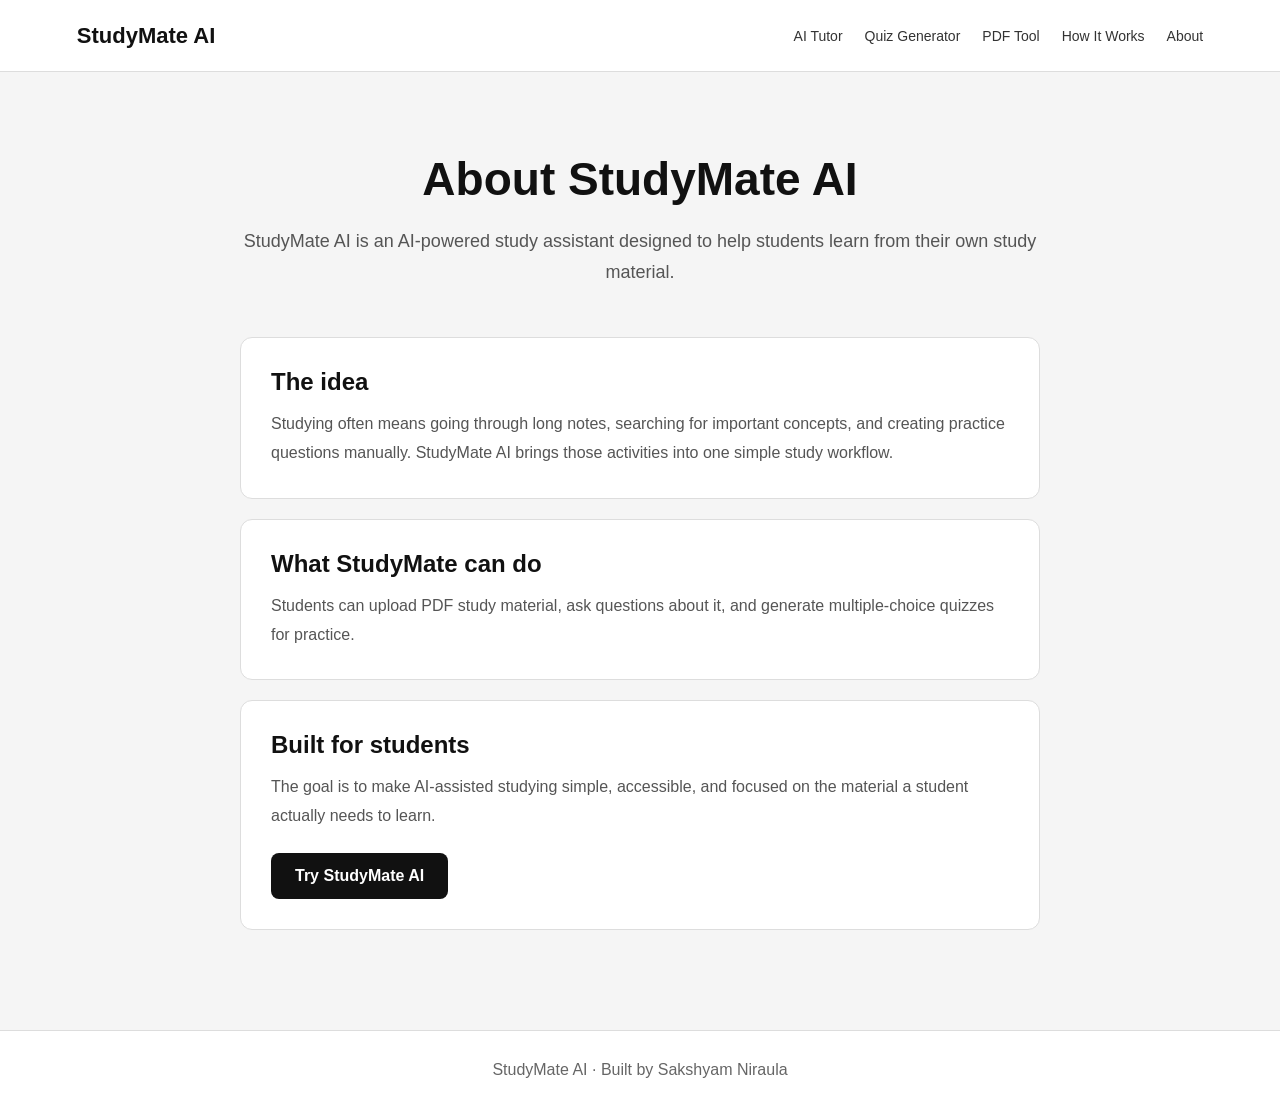
<file: templates/about.html>
<!DOCTYPE html>
<html lang="en">
<head>
    <meta charset="UTF-8">
    <meta name="viewport" content="width=device-width, initial-scale=1.0">

    <title>About StudyMate AI</title>
    <meta name="description" content="Learn about StudyMate AI, an AI-powered study assistant built to help students learn from their own study material.">
    <meta name="robots" content="index, follow">
    <meta name="author" content="Sakshyam Niraula">

    <link rel="canonical" href="https://studymate-ai-dydg.onrender.com/about">

    <meta property="og:type" content="website">
    <meta property="og:title" content="About StudyMate AI">
    <meta property="og:description" content="Learn more about StudyMate AI and its goal of making studying with personal notes easier.">
    <meta property="og:url" content="https://studymate-ai-dydg.onrender.com/about">

    <style>
        * { box-sizing: border-box; margin: 0; padding: 0; }

        body {
            font-family: Arial, Helvetica, sans-serif;
            background: #f5f5f5;
            color: #111;
        }

        .navbar {
            height: 72px;
            background: #fff;
            border-bottom: 1px solid #ddd;
            display: flex;
            align-items: center;
            justify-content: space-between;
            padding: 0 6%;
        }

        .logo {
            font-size: 22px;
            font-weight: 700;
            color: #111;
            text-decoration: none;
        }

        .nav-links {
            display: flex;
            gap: 22px;
        }

        .nav-links a {
            color: #333;
            text-decoration: none;
            font-size: 14px;
        }

        .hero {
            max-width: 850px;
            margin: 80px auto 50px;
            padding: 0 25px;
            text-align: center;
        }

        h1 {
            font-size: 46px;
            margin-bottom: 20px;
        }

        .hero p {
            color: #555;
            font-size: 18px;
            line-height: 1.7;
        }

        .content {
            max-width: 850px;
            margin: auto;
            padding: 0 25px 80px;
        }

        .card {
            background: white;
            border: 1px solid #ddd;
            border-radius: 12px;
            padding: 30px;
            margin-bottom: 20px;
        }

        .card h2 {
            font-size: 24px;
            margin-bottom: 14px;
        }

        .card p {
            color: #555;
            line-height: 1.8;
        }

        .button {
            display: inline-block;
            margin-top: 22px;
            padding: 14px 24px;
            background: #111;
            color: white;
            text-decoration: none;
            border-radius: 8px;
            font-weight: 600;
        }

        footer {
            background: white;
            border-top: 1px solid #ddd;
            padding: 30px;
            text-align: center;
            color: #666;
        }

        @media (max-width: 700px) {
            h1 { font-size: 34px; }
            .nav-links { display: none; }
        }
    </style>
</head>

<body>

<nav class="navbar">
    <a class="logo" href="/">StudyMate AI</a>

    <div class="nav-links">
        <a href="/ai-study-assistant">AI Tutor</a>
        <a href="/ai-quiz-generator">Quiz Generator</a>
        <a href="/ai-pdf-study-tool">PDF Tool</a>
        <a href="/how-it-works">How It Works</a>
        <a href="/about">About</a>
    </div>
</nav>

<section class="hero">

    <h1>About StudyMate AI</h1>

    <p>
        StudyMate AI is an AI-powered study assistant designed
        to help students learn from their own study material.
    </p>

</section>

<section class="content">

    <div class="card">
        <h2>The idea</h2>

        <p>
            Studying often means going through long notes,
            searching for important concepts, and creating
            practice questions manually. StudyMate AI brings
            those activities into one simple study workflow.
        </p>
    </div>

    <div class="card">
        <h2>What StudyMate can do</h2>

        <p>
            Students can upload PDF study material, ask questions
            about it, and generate multiple-choice quizzes for
            practice.
        </p>
    </div>

    <div class="card">
        <h2>Built for students</h2>

        <p>
            The goal is to make AI-assisted studying simple,
            accessible, and focused on the material a student
            actually needs to learn.
        </p>

        <a class="button" href="/">
            Try StudyMate AI
        </a>
    </div>

</section>

<footer>
    StudyMate AI · Built by Sakshyam Niraula
</footer>

</body>
</html>
</file>
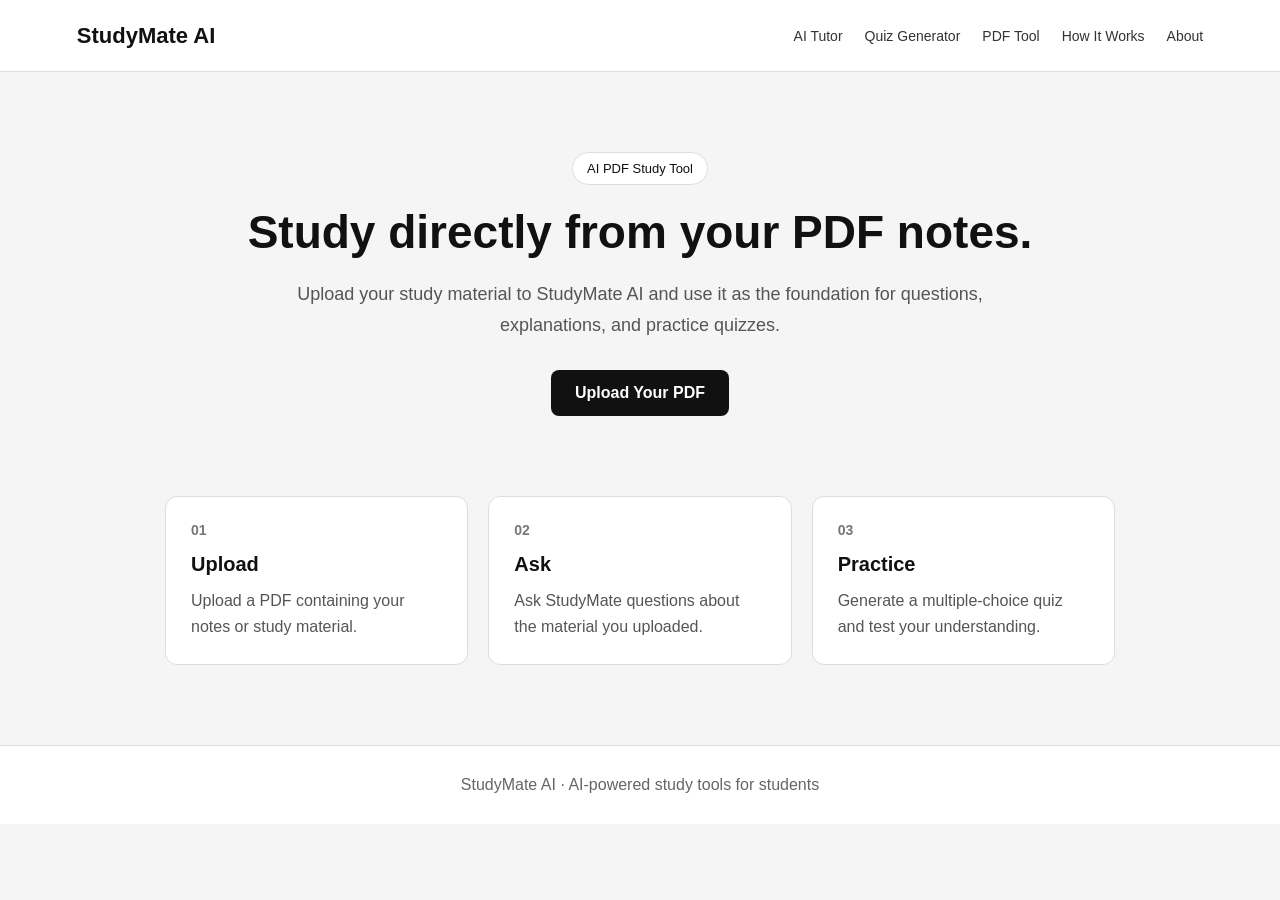
<file: templates/ai-pdf-study-tool.html>
<!DOCTYPE html>
<html lang="en">
<head>
    <meta charset="UTF-8">
    <meta name="viewport" content="width=device-width, initial-scale=1.0">

    <title>AI PDF Study Tool – StudyMate AI</title>
    <meta name="description" content="Study from PDF notes with StudyMate AI. Upload a PDF, ask questions about your material, and generate quizzes for exam preparation.">
    <meta name="robots" content="index, follow">
    <meta name="author" content="Sakshyam Niraula">

    <link rel="canonical" href="https://studymate-ai-dydg.onrender.com/ai-pdf-study-tool">

    <meta property="og:type" content="website">
    <meta property="og:title" content="AI PDF Study Tool – StudyMate AI">
    <meta property="og:description" content="Upload study PDFs and use AI to understand and practice your material.">
    <meta property="og:url" content="https://studymate-ai-dydg.onrender.com/ai-pdf-study-tool">

    <style>
        * { box-sizing: border-box; margin: 0; padding: 0; }

        body {
            font-family: Arial, Helvetica, sans-serif;
            background: #f5f5f5;
            color: #111;
        }

        .navbar {
            height: 72px;
            background: #fff;
            border-bottom: 1px solid #ddd;
            display: flex;
            align-items: center;
            justify-content: space-between;
            padding: 0 6%;
        }

        .logo {
            font-size: 22px;
            font-weight: 700;
            text-decoration: none;
            color: #111;
        }

        .nav-links {
            display: flex;
            gap: 22px;
        }

        .nav-links a {
            color: #333;
            text-decoration: none;
            font-size: 14px;
        }

        .hero {
            max-width: 900px;
            margin: 80px auto;
            padding: 0 25px;
            text-align: center;
        }

        .badge {
            display: inline-block;
            padding: 8px 14px;
            background: #fff;
            border: 1px solid #ddd;
            border-radius: 20px;
            font-size: 13px;
            margin-bottom: 20px;
        }

        h1 {
            font-size: 46px;
            margin-bottom: 20px;
        }

        .hero p {
            max-width: 700px;
            margin: auto;
            color: #555;
            font-size: 18px;
            line-height: 1.7;
        }

        .button {
            display: inline-block;
            margin-top: 30px;
            padding: 14px 24px;
            background: #111;
            color: white;
            text-decoration: none;
            border-radius: 8px;
            font-weight: 600;
        }

        .content {
            max-width: 1000px;
            margin: 0 auto 80px;
            padding: 0 25px;
        }

        .steps {
            display: grid;
            grid-template-columns: repeat(3, 1fr);
            gap: 20px;
        }

        .card {
            background: white;
            border: 1px solid #ddd;
            border-radius: 12px;
            padding: 25px;
        }

        .number {
            font-size: 14px;
            font-weight: bold;
            color: #777;
            margin-bottom: 15px;
        }

        .card h2 {
            font-size: 20px;
            margin-bottom: 12px;
        }

        .card p {
            color: #555;
            line-height: 1.6;
        }

        footer {
            background: white;
            border-top: 1px solid #ddd;
            padding: 30px;
            text-align: center;
            color: #666;
        }

        @media (max-width: 700px) {
            h1 { font-size: 34px; }
            .steps { grid-template-columns: 1fr; }
            .nav-links { display: none; }
        }
    </style>
</head>

<body>

<nav class="navbar">
    <a class="logo" href="/">StudyMate AI</a>

    <div class="nav-links">
        <a href="/ai-study-assistant">AI Tutor</a>
        <a href="/ai-quiz-generator">Quiz Generator</a>
        <a href="/ai-pdf-study-tool">PDF Tool</a>
        <a href="/how-it-works">How It Works</a>
        <a href="/about">About</a>
    </div>
</nav>

<section class="hero">

    <span class="badge">AI PDF Study Tool</span>

    <h1>Study directly from your PDF notes.</h1>

    <p>
        Upload your study material to StudyMate AI and use it
        as the foundation for questions, explanations, and
        practice quizzes.
    </p>

    <a class="button" href="/">
        Upload Your PDF
    </a>

</section>

<section class="content">

    <div class="steps">

        <div class="card">
            <div class="number">01</div>
            <h2>Upload</h2>
            <p>
                Upload a PDF containing your notes or study material.
            </p>
        </div>

        <div class="card">
            <div class="number">02</div>
            <h2>Ask</h2>
            <p>
                Ask StudyMate questions about the material you uploaded.
            </p>
        </div>

        <div class="card">
            <div class="number">03</div>
            <h2>Practice</h2>
            <p>
                Generate a multiple-choice quiz and test your understanding.
            </p>
        </div>

    </div>

</section>

<footer>
    StudyMate AI · AI-powered study tools for students
</footer>

</body>
</html>
</file>
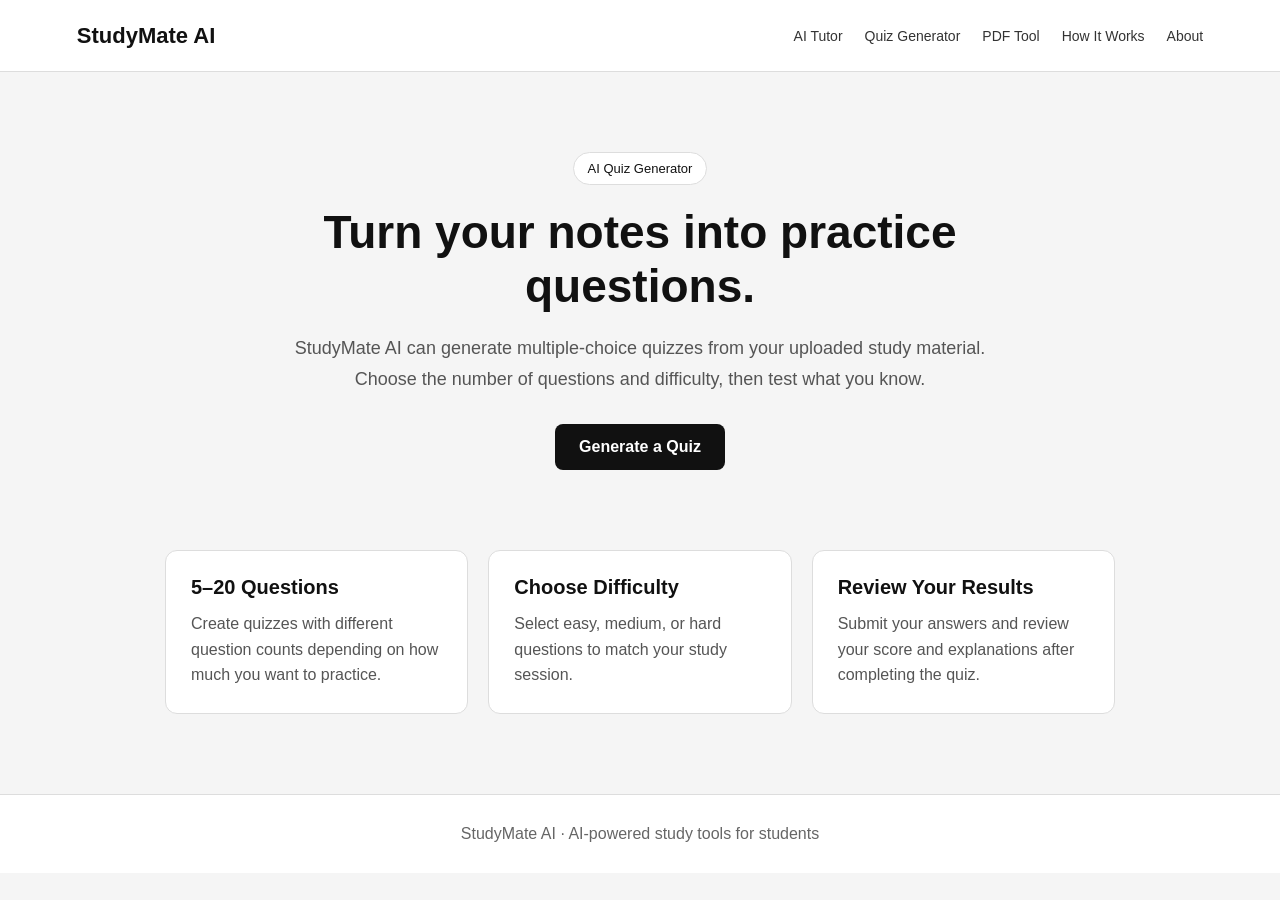
<file: templates/ai-quiz-generator.html>
<!DOCTYPE html>
<html lang="en">
<head>
    <meta charset="UTF-8">
    <meta name="viewport" content="width=device-width, initial-scale=1.0">

    <title>AI Quiz Generator – StudyMate AI</title>
    <meta name="description" content="Generate multiple-choice quizzes from your study notes and PDFs with StudyMate AI. Choose the number of questions and difficulty.">
    <meta name="robots" content="index, follow">
    <meta name="author" content="Sakshyam Niraula">

    <link rel="canonical" href="https://studymate-ai-dydg.onrender.com/ai-quiz-generator">

    <meta property="og:type" content="website">
    <meta property="og:title" content="AI Quiz Generator – StudyMate AI">
    <meta property="og:description" content="Turn your study material into AI-generated multiple-choice quizzes.">
    <meta property="og:url" content="https://studymate-ai-dydg.onrender.com/ai-quiz-generator">

    <style>
        * { box-sizing: border-box; margin: 0; padding: 0; }

        body {
            font-family: Arial, Helvetica, sans-serif;
            background: #f5f5f5;
            color: #111;
        }

        .navbar {
            height: 72px;
            background: #fff;
            border-bottom: 1px solid #ddd;
            display: flex;
            align-items: center;
            justify-content: space-between;
            padding: 0 6%;
        }

        .logo {
            font-size: 22px;
            font-weight: 700;
            text-decoration: none;
            color: #111;
        }

        .nav-links {
            display: flex;
            gap: 22px;
        }

        .nav-links a {
            color: #333;
            text-decoration: none;
            font-size: 14px;
        }

        .hero {
            max-width: 900px;
            margin: 80px auto;
            padding: 0 25px;
            text-align: center;
        }

        .badge {
            display: inline-block;
            padding: 8px 14px;
            background: #fff;
            border: 1px solid #ddd;
            border-radius: 20px;
            font-size: 13px;
            margin-bottom: 20px;
        }

        h1 {
            font-size: 46px;
            margin-bottom: 20px;
        }

        .hero p {
            color: #555;
            font-size: 18px;
            line-height: 1.7;
            max-width: 700px;
            margin: auto;
        }

        .button {
            display: inline-block;
            margin-top: 30px;
            padding: 14px 24px;
            background: #111;
            color: #fff;
            text-decoration: none;
            border-radius: 8px;
            font-weight: 600;
        }

        .content {
            max-width: 1000px;
            margin: 0 auto 80px;
            padding: 0 25px;
        }

        .grid {
            display: grid;
            grid-template-columns: repeat(3, 1fr);
            gap: 20px;
        }

        .card {
            background: #fff;
            border: 1px solid #ddd;
            border-radius: 12px;
            padding: 25px;
        }

        .card h2 {
            margin-bottom: 12px;
            font-size: 20px;
        }

        .card p {
            color: #555;
            line-height: 1.6;
        }

        footer {
            background: #fff;
            border-top: 1px solid #ddd;
            padding: 30px;
            text-align: center;
            color: #666;
        }

        @media (max-width: 700px) {
            h1 { font-size: 34px; }
            .grid { grid-template-columns: 1fr; }
            .nav-links { display: none; }
        }
    </style>
</head>

<body>

<nav class="navbar">
    <a class="logo" href="/">StudyMate AI</a>

    <div class="nav-links">
        <a href="/ai-study-assistant">AI Tutor</a>
        <a href="/ai-quiz-generator">Quiz Generator</a>
        <a href="/ai-pdf-study-tool">PDF Tool</a>
        <a href="/how-it-works">How It Works</a>
        <a href="/about">About</a>
    </div>
</nav>

<section class="hero">

    <span class="badge">AI Quiz Generator</span>

    <h1>Turn your notes into practice questions.</h1>

    <p>
        StudyMate AI can generate multiple-choice quizzes from
        your uploaded study material. Choose the number of questions
        and difficulty, then test what you know.
    </p>

    <a class="button" href="/">
        Generate a Quiz
    </a>

</section>

<section class="content">

    <div class="grid">

        <div class="card">
            <h2>5–20 Questions</h2>
            <p>
                Create quizzes with different question counts
                depending on how much you want to practice.
            </p>
        </div>

        <div class="card">
            <h2>Choose Difficulty</h2>
            <p>
                Select easy, medium, or hard questions to match
                your study session.
            </p>
        </div>

        <div class="card">
            <h2>Review Your Results</h2>
            <p>
                Submit your answers and review your score and
                explanations after completing the quiz.
            </p>
        </div>

    </div>

</section>

<footer>
    StudyMate AI · AI-powered study tools for students
</footer>

</body>
</html>
</file>
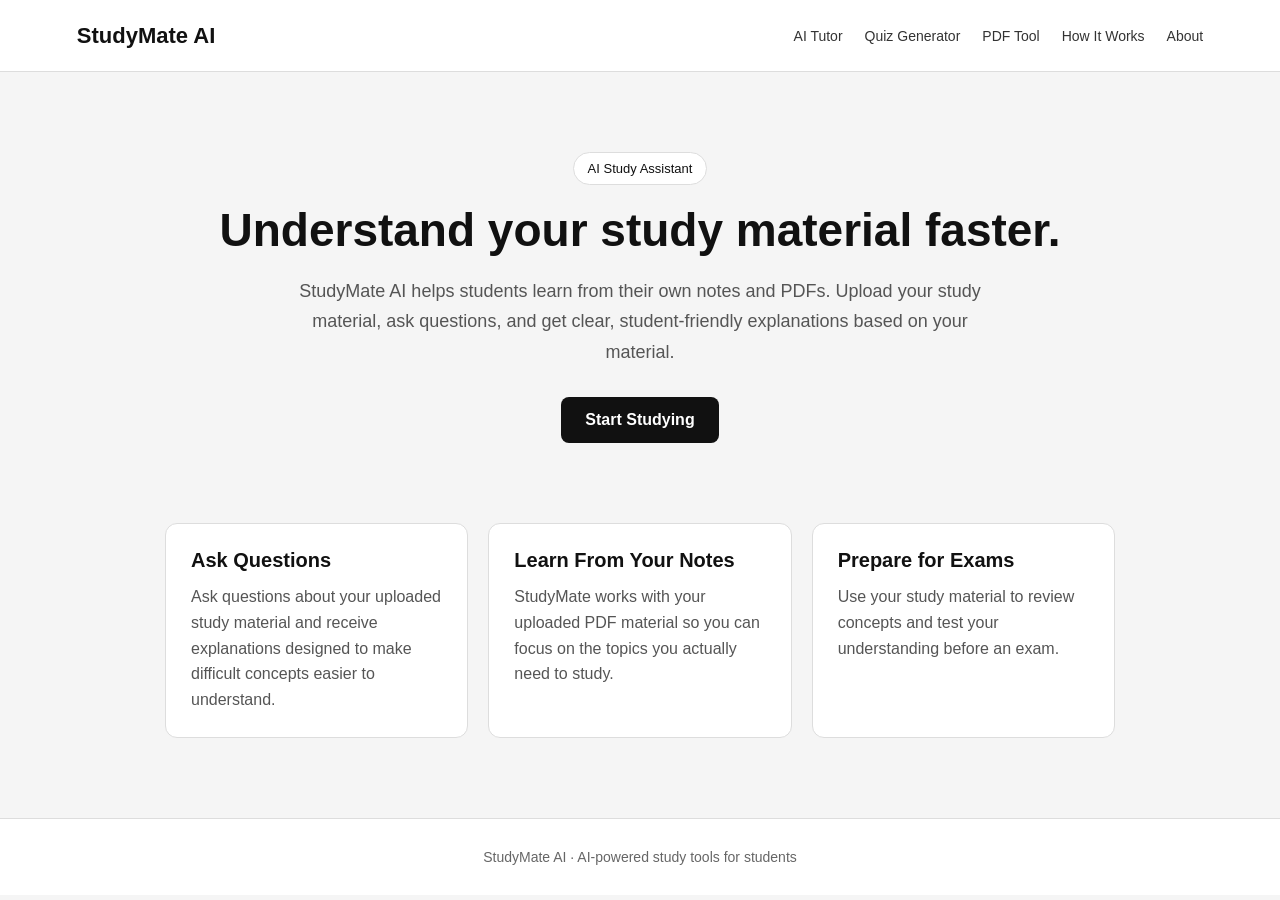
<file: templates/ai-study-assistant.html>
<!DOCTYPE html>
<html lang="en">
<head>
    <meta charset="UTF-8">
    <meta name="viewport" content="width=device-width, initial-scale=1.0">

    <title>AI Study Assistant – StudyMate AI</title>
    <meta name="description" content="StudyMate AI is an AI study assistant that helps students understand notes, ask questions, and learn from their study material.">
    <meta name="robots" content="index, follow">
    <meta name="author" content="Sakshyam Niraula">

    <link rel="canonical" href="https://studymate-ai-dydg.onrender.com/ai-study-assistant">

    <meta property="og:type" content="website">
    <meta property="og:title" content="AI Study Assistant – StudyMate AI">
    <meta property="og:description" content="Learn from your study material with StudyMate AI. Upload notes, ask questions, and get clear explanations.">
    <meta property="og:url" content="https://studymate-ai-dydg.onrender.com/ai-study-assistant">

    <style>
        * { box-sizing: border-box; margin: 0; padding: 0; }

        body {
            font-family: Arial, Helvetica, sans-serif;
            background: #f5f5f5;
            color: #111;
        }

        .navbar {
            height: 72px;
            background: #fff;
            border-bottom: 1px solid #ddd;
            display: flex;
            align-items: center;
            justify-content: space-between;
            padding: 0 6%;
        }

        .logo {
            font-size: 22px;
            font-weight: 700;
            text-decoration: none;
            color: #111;
        }

        .nav-links {
            display: flex;
            gap: 22px;
        }

        .nav-links a {
            color: #333;
            text-decoration: none;
            font-size: 14px;
        }

        .nav-links a:hover {
            text-decoration: underline;
        }

        .hero {
            max-width: 900px;
            margin: 80px auto;
            padding: 0 25px;
            text-align: center;
        }

        .badge {
            display: inline-block;
            padding: 8px 14px;
            background: #fff;
            border: 1px solid #ddd;
            border-radius: 20px;
            font-size: 13px;
            margin-bottom: 20px;
        }

        h1 {
            font-size: 46px;
            line-height: 1.1;
            margin-bottom: 20px;
        }

        .hero p {
            max-width: 700px;
            margin: auto;
            color: #555;
            font-size: 18px;
            line-height: 1.7;
        }

        .button {
            display: inline-block;
            margin-top: 30px;
            padding: 14px 24px;
            background: #111;
            color: #fff;
            text-decoration: none;
            border-radius: 8px;
            font-weight: 600;
        }

        .content {
            max-width: 1000px;
            margin: 0 auto 80px;
            padding: 0 25px;
        }

        .grid {
            display: grid;
            grid-template-columns: repeat(3, 1fr);
            gap: 20px;
        }

        .card {
            background: #fff;
            border: 1px solid #ddd;
            border-radius: 12px;
            padding: 25px;
        }

        .card h2 {
            font-size: 20px;
            margin-bottom: 12px;
        }

        .card p {
            color: #555;
            line-height: 1.6;
        }

        footer {
            border-top: 1px solid #ddd;
            background: #fff;
            padding: 30px;
            text-align: center;
            color: #666;
            font-size: 14px;
        }

        @media (max-width: 700px) {
            h1 { font-size: 34px; }
            .grid { grid-template-columns: 1fr; }
            .nav-links { display: none; }
        }
    </style>
</head>

<body>

<nav class="navbar">
    <a class="logo" href="/">StudyMate AI</a>

    <div class="nav-links">
        <a href="/ai-study-assistant">AI Tutor</a>
        <a href="/ai-quiz-generator">Quiz Generator</a>
        <a href="/ai-pdf-study-tool">PDF Tool</a>
        <a href="/how-it-works">How It Works</a>
        <a href="/about">About</a>
    </div>
</nav>

<section class="hero">
    <span class="badge">AI Study Assistant</span>

    <h1>Understand your study material faster.</h1>

    <p>
        StudyMate AI helps students learn from their own notes and PDFs.
        Upload your study material, ask questions, and get clear,
        student-friendly explanations based on your material.
    </p>

    <a class="button" href="/">
        Start Studying
    </a>
</section>

<section class="content">

    <div class="grid">

        <div class="card">
            <h2>Ask Questions</h2>
            <p>
                Ask questions about your uploaded study material
                and receive explanations designed to make difficult
                concepts easier to understand.
            </p>
        </div>

        <div class="card">
            <h2>Learn From Your Notes</h2>
            <p>
                StudyMate works with your uploaded PDF material so
                you can focus on the topics you actually need to study.
            </p>
        </div>

        <div class="card">
            <h2>Prepare for Exams</h2>
            <p>
                Use your study material to review concepts and
                test your understanding before an exam.
            </p>
        </div>

    </div>

</section>

<footer>
    StudyMate AI · AI-powered study tools for students
</footer>

</body>
</html>
</file>
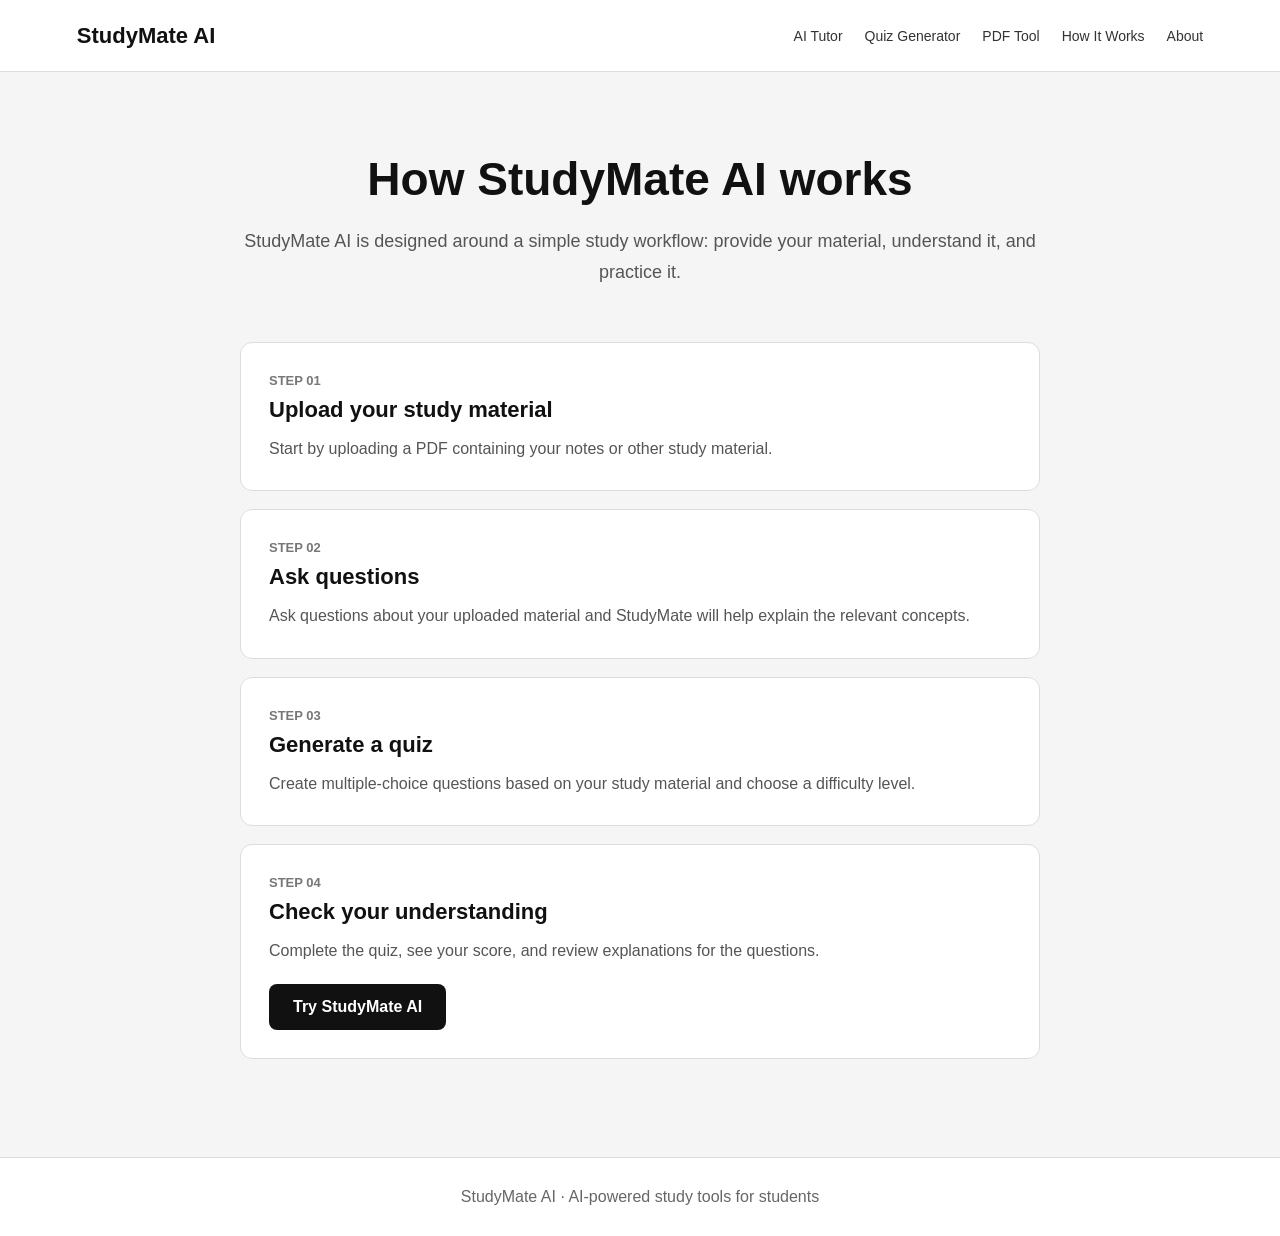
<file: templates/how-it-works.html>
<!DOCTYPE html>
<html lang="en">
<head>
    <meta charset="UTF-8">
    <meta name="viewport" content="width=device-width, initial-scale=1.0">

    <title>How StudyMate AI Works</title>
    <meta name="description" content="Learn how StudyMate AI works: upload your study material, ask questions, and generate quizzes from your notes.">
    <meta name="robots" content="index, follow">
    <meta name="author" content="Sakshyam Niraula">

    <link rel="canonical" href="https://studymate-ai-dydg.onrender.com/how-it-works">

    <meta property="og:type" content="website">
    <meta property="og:title" content="How StudyMate AI Works">
    <meta property="og:description" content="Learn how StudyMate AI turns your study material into an interactive learning experience.">
    <meta property="og:url" content="https://studymate-ai-dydg.onrender.com/how-it-works">

    <style>
        * { box-sizing: border-box; margin: 0; padding: 0; }

        body {
            font-family: Arial, Helvetica, sans-serif;
            background: #f5f5f5;
            color: #111;
        }

        .navbar {
            height: 72px;
            background: #fff;
            border-bottom: 1px solid #ddd;
            display: flex;
            align-items: center;
            justify-content: space-between;
            padding: 0 6%;
        }

        .logo {
            font-size: 22px;
            font-weight: 700;
            color: #111;
            text-decoration: none;
        }

        .nav-links {
            display: flex;
            gap: 22px;
        }

        .nav-links a {
            color: #333;
            text-decoration: none;
            font-size: 14px;
        }

        .hero {
            max-width: 850px;
            margin: 80px auto 55px;
            padding: 0 25px;
            text-align: center;
        }

        h1 {
            font-size: 46px;
            margin-bottom: 20px;
        }

        .hero p {
            color: #555;
            font-size: 18px;
            line-height: 1.7;
        }

        .content {
            max-width: 850px;
            margin: auto;
            padding: 0 25px 80px;
        }

        .step {
            background: white;
            border: 1px solid #ddd;
            border-radius: 12px;
            padding: 28px;
            margin-bottom: 18px;
        }

        .step span {
            font-size: 13px;
            font-weight: bold;
            color: #777;
        }

        .step h2 {
            margin: 8px 0 12px;
            font-size: 22px;
        }

        .step p {
            color: #555;
            line-height: 1.7;
        }

        .button {
            display: inline-block;
            margin-top: 20px;
            padding: 14px 24px;
            background: #111;
            color: #fff;
            text-decoration: none;
            border-radius: 8px;
            font-weight: 600;
        }

        footer {
            background: white;
            border-top: 1px solid #ddd;
            padding: 30px;
            text-align: center;
            color: #666;
        }

        @media (max-width: 700px) {
            h1 { font-size: 34px; }
            .nav-links { display: none; }
        }
    </style>
</head>

<body>

<nav class="navbar">
    <a class="logo" href="/">StudyMate AI</a>

    <div class="nav-links">
        <a href="/ai-study-assistant">AI Tutor</a>
        <a href="/ai-quiz-generator">Quiz Generator</a>
        <a href="/ai-pdf-study-tool">PDF Tool</a>
        <a href="/how-it-works">How It Works</a>
        <a href="/about">About</a>
    </div>
</nav>

<section class="hero">

    <h1>How StudyMate AI works</h1>

    <p>
        StudyMate AI is designed around a simple study workflow:
        provide your material, understand it, and practice it.
    </p>

</section>

<section class="content">

    <div class="step">
        <span>STEP 01</span>
        <h2>Upload your study material</h2>
        <p>
            Start by uploading a PDF containing your notes or
            other study material.
        </p>
    </div>

    <div class="step">
        <span>STEP 02</span>
        <h2>Ask questions</h2>
        <p>
            Ask questions about your uploaded material and
            StudyMate will help explain the relevant concepts.
        </p>
    </div>

    <div class="step">
        <span>STEP 03</span>
        <h2>Generate a quiz</h2>
        <p>
            Create multiple-choice questions based on your
            study material and choose a difficulty level.
        </p>
    </div>

    <div class="step">
        <span>STEP 04</span>
        <h2>Check your understanding</h2>
        <p>
            Complete the quiz, see your score, and review
            explanations for the questions.
        </p>

        <a class="button" href="/">
            Try StudyMate AI
        </a>
    </div>

</section>

<footer>
    StudyMate AI · AI-powered study tools for students
</footer>

</body>
</html>
</file>
